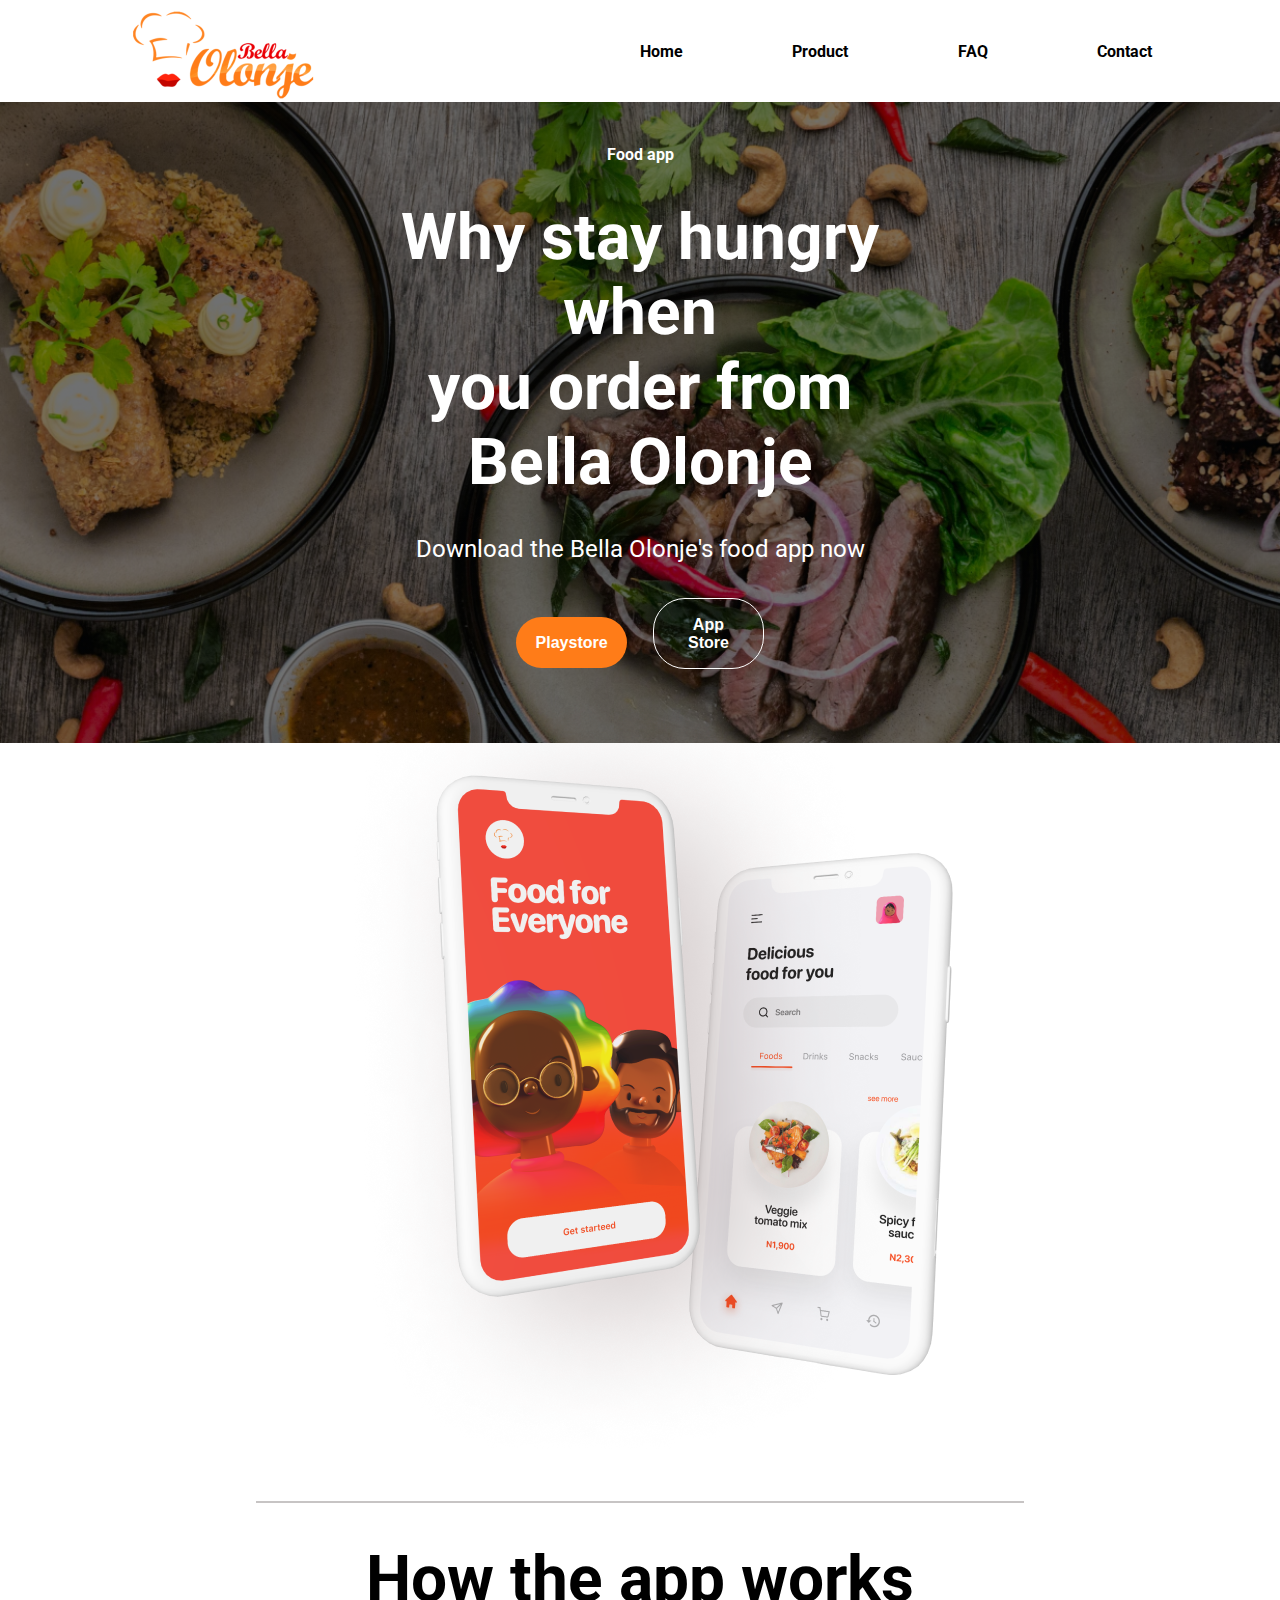
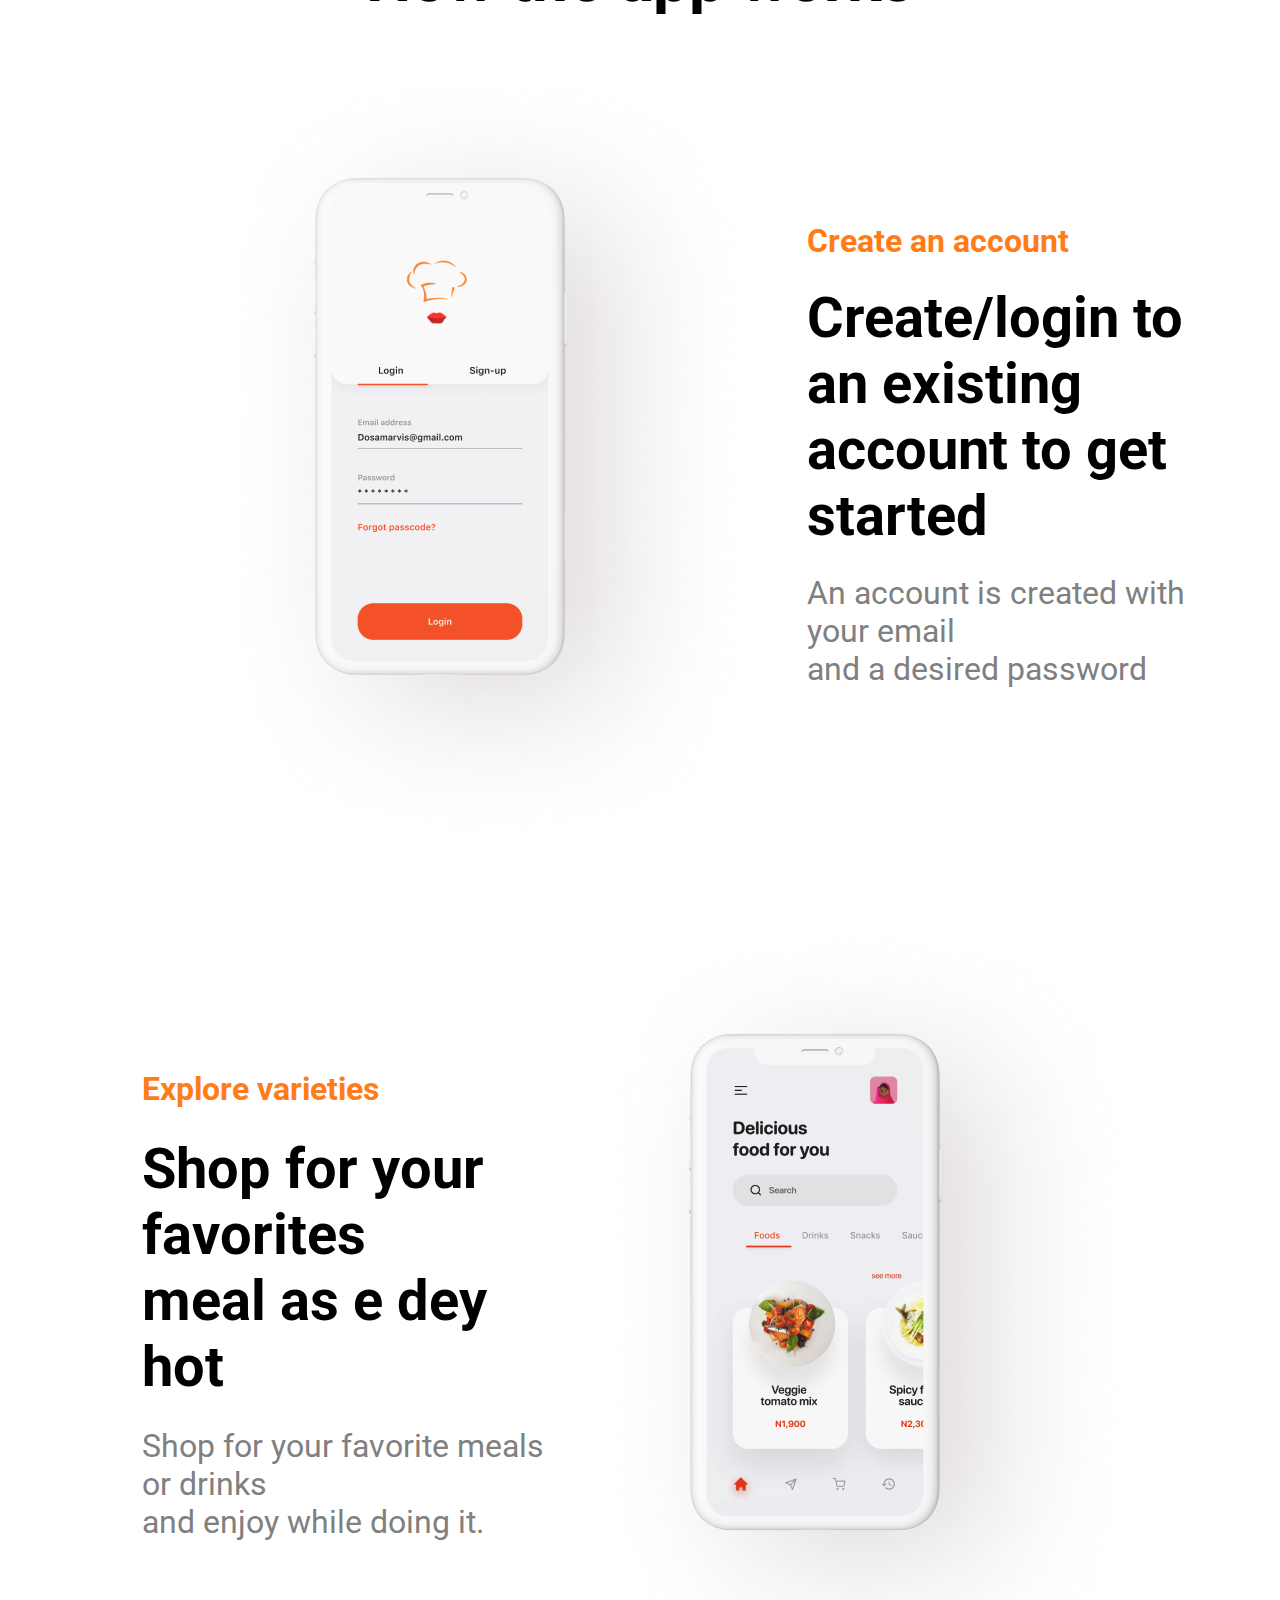
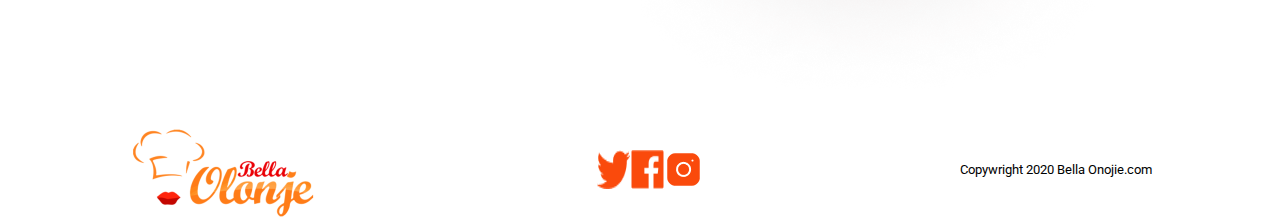
<file: index.html>
<!DOCTYPE html>
<html>
<head>
    <meta charset="UTF-8">
    <title>Intégration Desktop et mobile</title>
    <link rel="stylesheet" href="style.css">
</head>
<body>
    <div class="container">
        <header>
            <img src="Logo.png" alt="LOGO">
            <nav>
                <a href="#home">Home</a>
                <a href="#product">Product</a>
                <a href="#FAQ">FAQ</a>
                <a href="#contact">Contact</a>
            </nav>
        </header>
        <div class="first">
            <div class="container">
                <h6>Food app</h6>
                <h1>Why stay hungry when <br> you order from Bella Olonje</h1>
                <p>Download the Bella Olonje's food app now</>
                <div class="buttons">
                    <button class="playstore">Playstore</button>
                    <button class="appstore">App Store</button>
                </div>
            </div>
        </div>
        <div class="second">
            <img src="deux_tels.png" alt="Deux telephones">
        </div>
        <div class="third">
            <hr>
            <h1>How the app works</h1>
            <div class="div1">
                <img src="login.png" alt="login">
                <div class="div2">
                    <p class="p1">Create an account</p>
                    <h2>Create/login to an existing <br>account to get started</h2>
                    <p>An account is created with your email <br> and a desired password</p>
                </div>
            </div>
        </div>
        <div class="fourth">
            <div class="div1">
                <div class="div2">
                    <p class="p1">Explore varieties</p>
                    <h2>Shop for your favorites <br> meal as e dey hot</h2>
                    <p>Shop for your favorite meals or drinks <br> and enjoy while doing it.</p>
                </div>
                <img src="search_foods.png" alt="">
            </div>
        </div>
        <footer>
            <img src="Logo.png" alt="LOGO">
            <div class="icons">
                <img src="twitter.png" alt="twitter">
                <img src="facebook.png" alt="facebook">
                <img src="instagram.png" alt="instagram">
            </div>
            <small>Copywright 2020 Bella Onojie.com</small>
        </footer>
    </div>
</body>
</html>




<!-- <!DOCTYPE html>
<html>
<head>
    <meta charset="UTF-8">
    <title>Intégration Desktop et mobile</title>
    <link rel="stylesheet" href="desktop.css">
</head>
<body>
    <header>
        <img src="Logo.png" alt="LOGO">
        <nav>
            <a href="home" >Home</a>
            <a href="#product">Product</a>
            <a href="#FAQ">FAQ</a>
            <a href="#contact">Contact</a>
        </nav>
    </header>
    <section class="first">
        <p>Food app</p>
        <h1>Why stay hungry when <br> you order from Bella Olonje</h1>
        <p class="text">Download the Bella Olonje's food app now</>
        <div class="buttons">
            <button class="playstore">Playstore</button>
            <button class="appstore">App Store</button>
        </div>
    </section>
    <section class="second">
        <img src="deux_tels.png" alt="Deux telephones">
        <hr>
    </section>
    <section class="third">
        <h2>How the app works</h2>
        <section class="div1">
            <img src="login.png" alt="login">
            <section class="div2">
                <p class="p1">Create an account</p>
                <h2>Create/login to an existing <br>account to get started</h2>
                <p>An account is created with your email <br> and a desired password</p>
            </section>
        </section>
    </section>
    <section class="fourth">
        <div class="div1">
            <p class="p1">Explore varieties</p>
            <h2>Shop for your favorites <br> meal as e dey hot</h2>
            <p>Shop for your favorite meals or drinks <br> and enjoy while doing it.</p>
        </div>
        <img src="search_foods.png" alt="">
    </section>
    <footer>
        <img src="Logo.png" alt="LOGO">
        <div class="icons">
            <img src="twitter.png" alt="twitter">
            <img src="facebook.png" alt="facebook">
            <img src="instagram.png" alt="instagram">
        </div>
        <small>Copywright 2020 Bella Onojie.com</small>
    </footer>
</body>
</html> -->
</file>
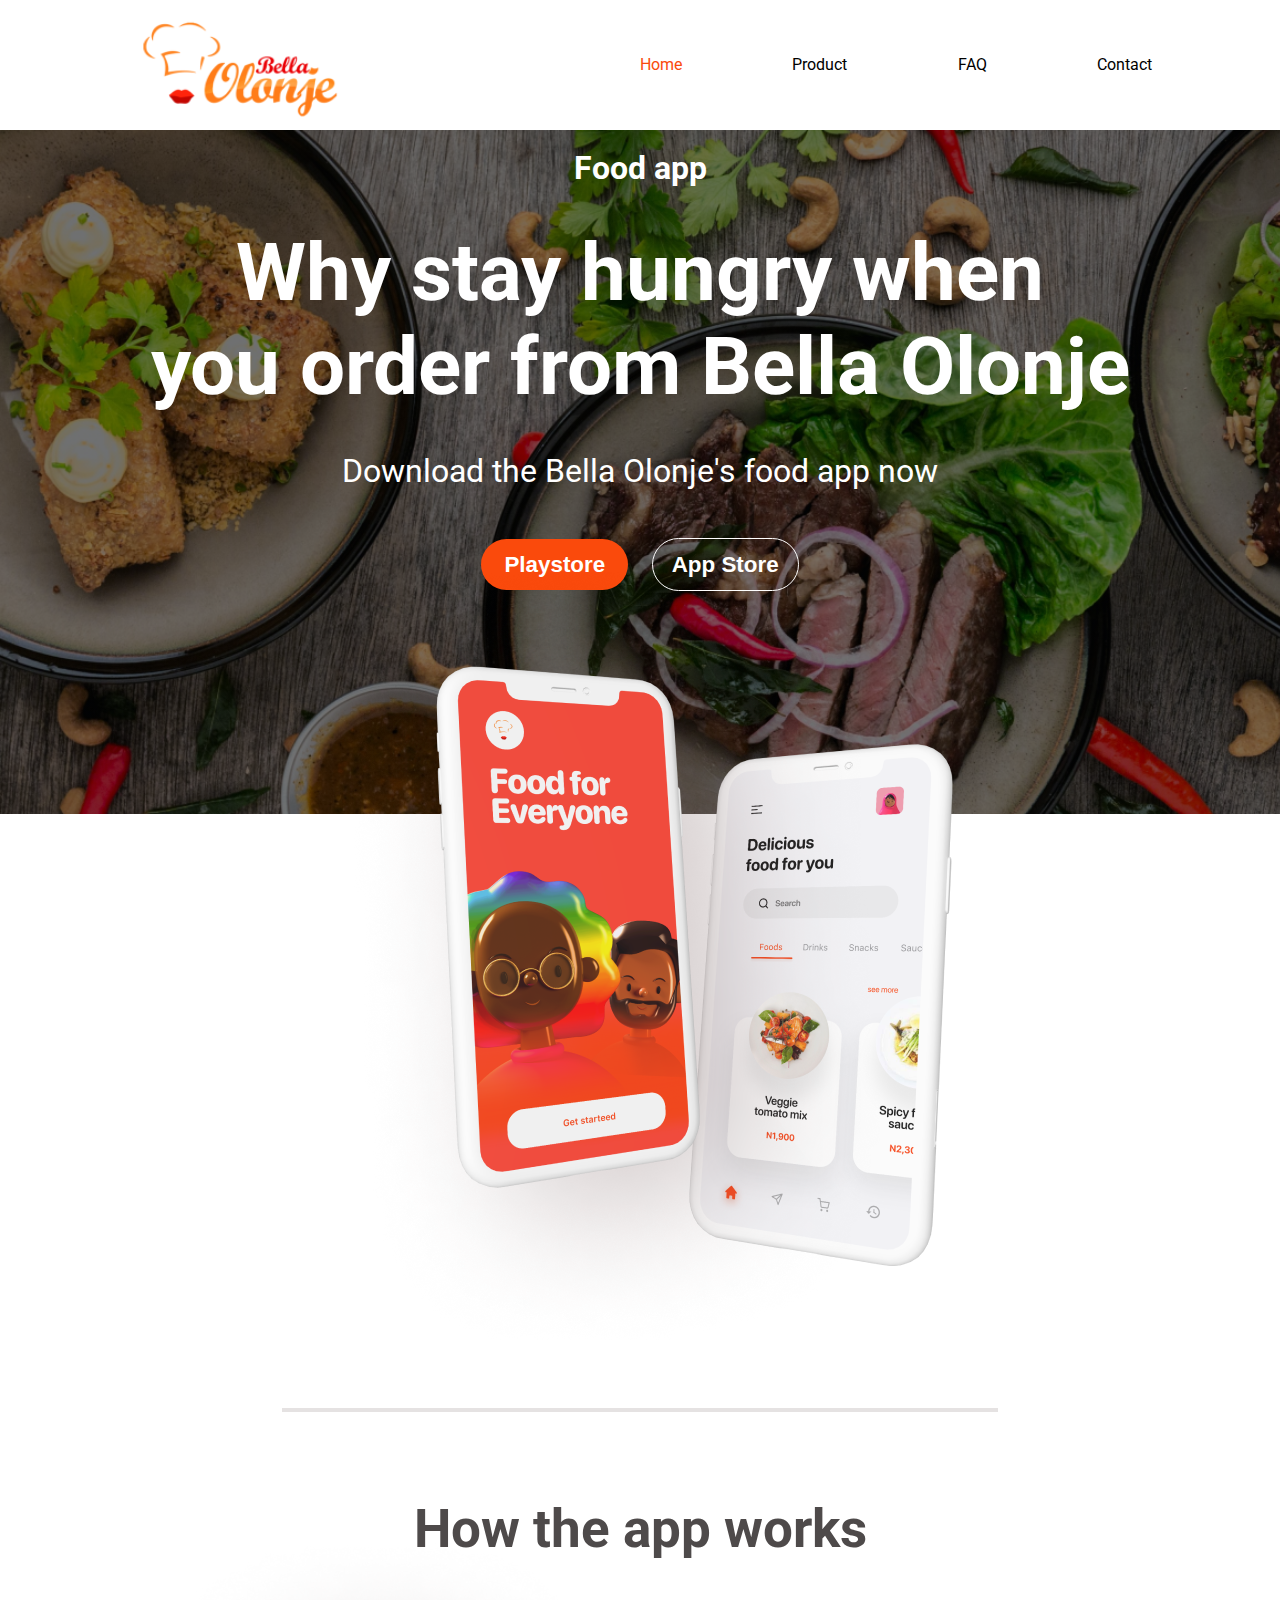
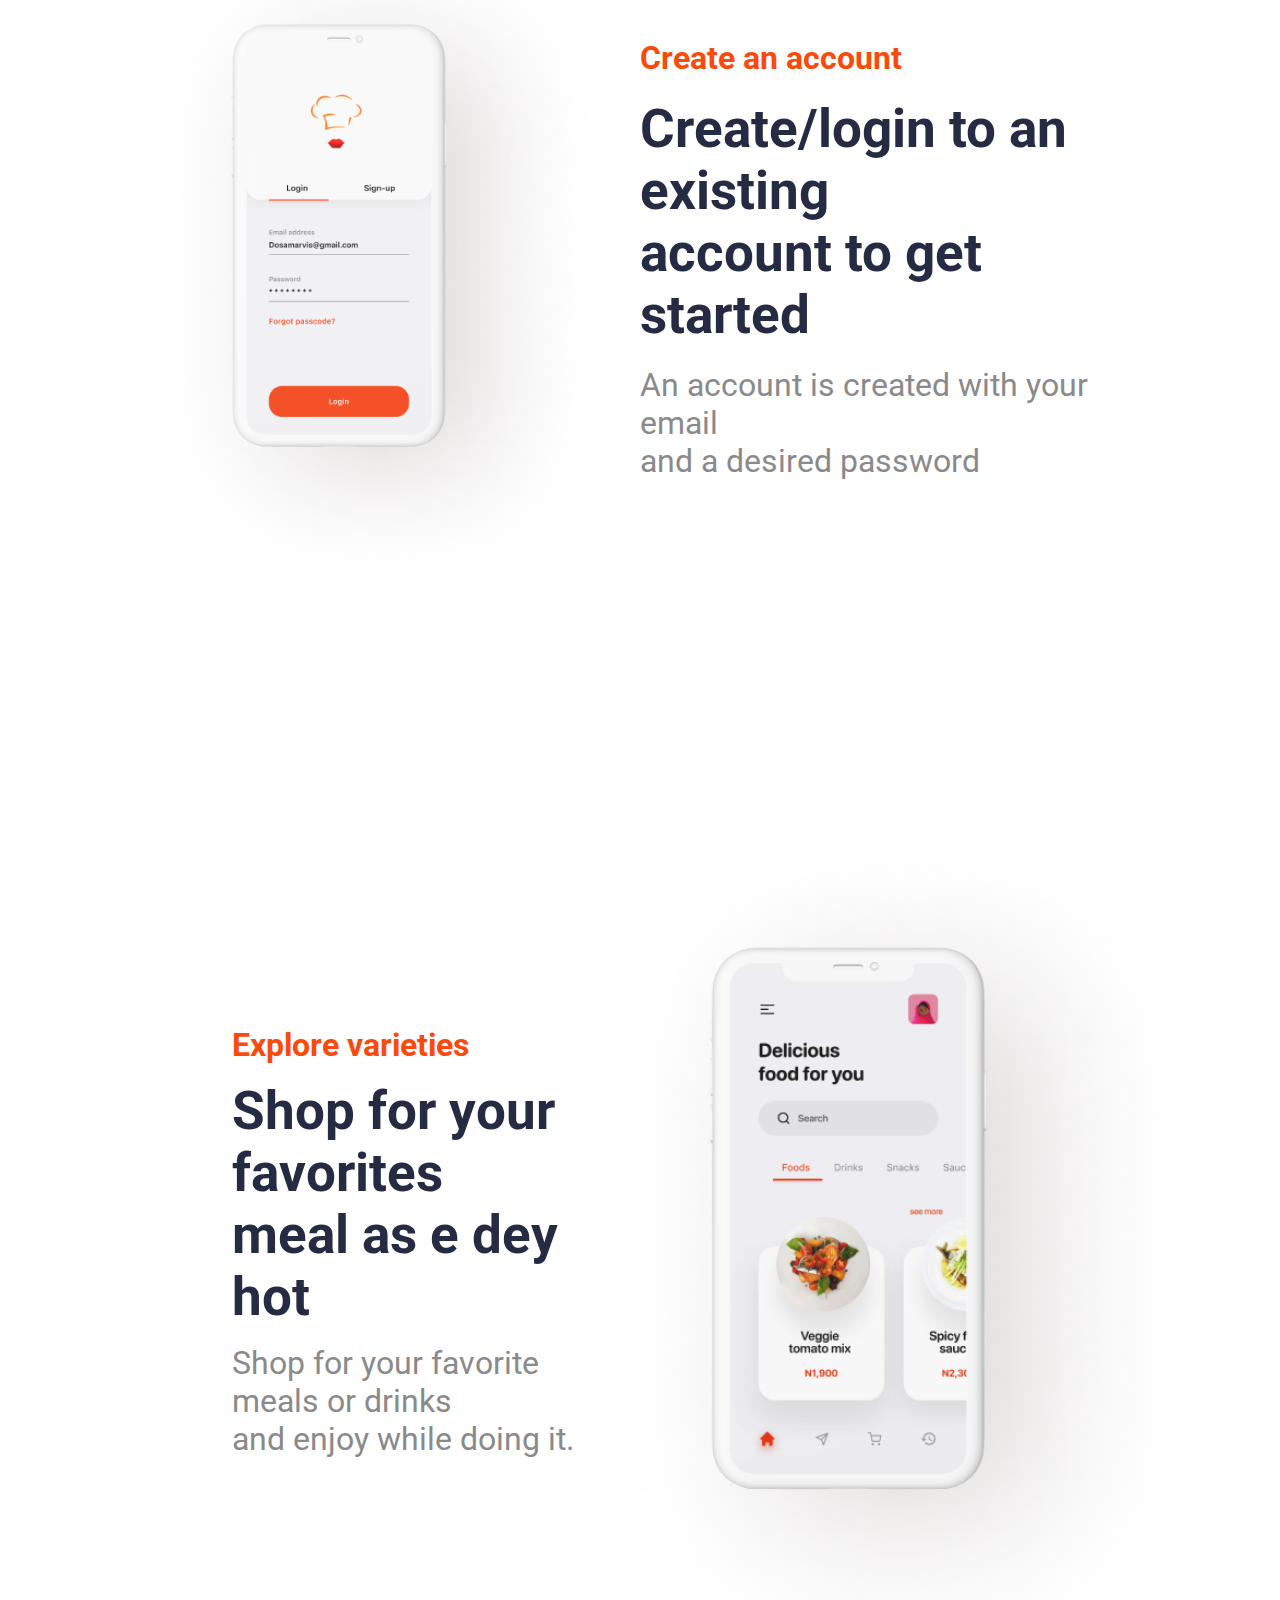
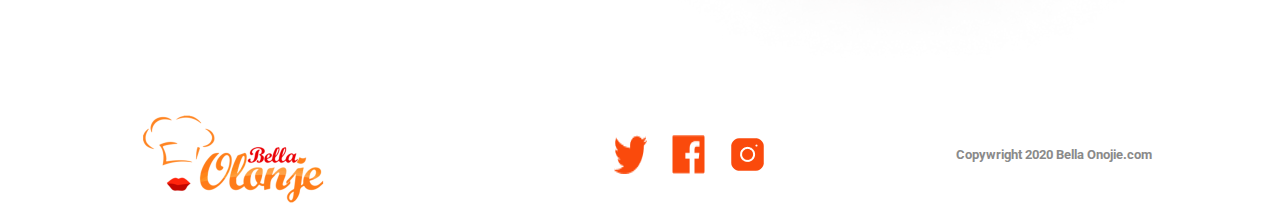
<file: desktop.html>
<!DOCTYPE html>
<html>
<head>
    <meta charset="UTF-8">
    <title>Intégration Desktop et mobile</title>
    <link rel="stylesheet" href="desktop.css">
    <!-- <link href="https://fonts.googleapis.com/css2?family=Montserrat:wght@600&amp;family=Poppins:wght@700&amp;display=swap" rel="stylesheet"> -->
</head>
<body>
    <header>
        <img src="Logo.png" alt="LOGO">
        <nav>
            <a href="home" >Home</a>
            <a href="#product">Product</a>
            <a href="#FAQ">FAQ</a>
            <a href="#contact">Contact</a>
        </nav>
    </header>
    <section class="first">
        <p>Food app</p>
        <h1>Why stay hungry when <br> you order from Bella Olonje</h1>
        <p class="text">Download the Bella Olonje's food app now</>
        <div class="buttons">
            <button class="playstore">Playstore</button>
            <button class="appstore">App Store</button>
        </div>
    </section>
    <section class="second">
        <img src="deux_tels.png" alt="Deux telephones">
    </section>
    <section class="third">
        <hr>
        <h2>How the app works</h2>
        <section class="div1">
            <img src="login.png" alt="login">
            <section class="div2">
                <p class="p1">Create an account</p>
                <h2>Create/login to an existing <br>account to get started</h2>
                <p>An account is created with your email <br> and a desired password</p>
            </section>
        </section>
    </section>
    <section class="fourth">
        <div class="div1">
            <p class="p1">Explore varieties</p>
            <h2>Shop for your favorites <br> meal as e dey hot</h2>
            <p>Shop for your favorite meals or drinks <br> and enjoy while doing it.</p>
        </div>
        <img src="search_foods.png" alt="">
    </section>
    <footer>
        <img src="Logo.png" alt="LOGO">
        <div class="icons">
            <img src="twitter.png" alt="twitter">
            <img src="facebook.png" alt="facebook">
            <img src="instagram.png" alt="instagram">
        </div>
        <small>Copywright 2020 Bella Onojie.com</small>
    </footer>
</body>
</html>
</file>
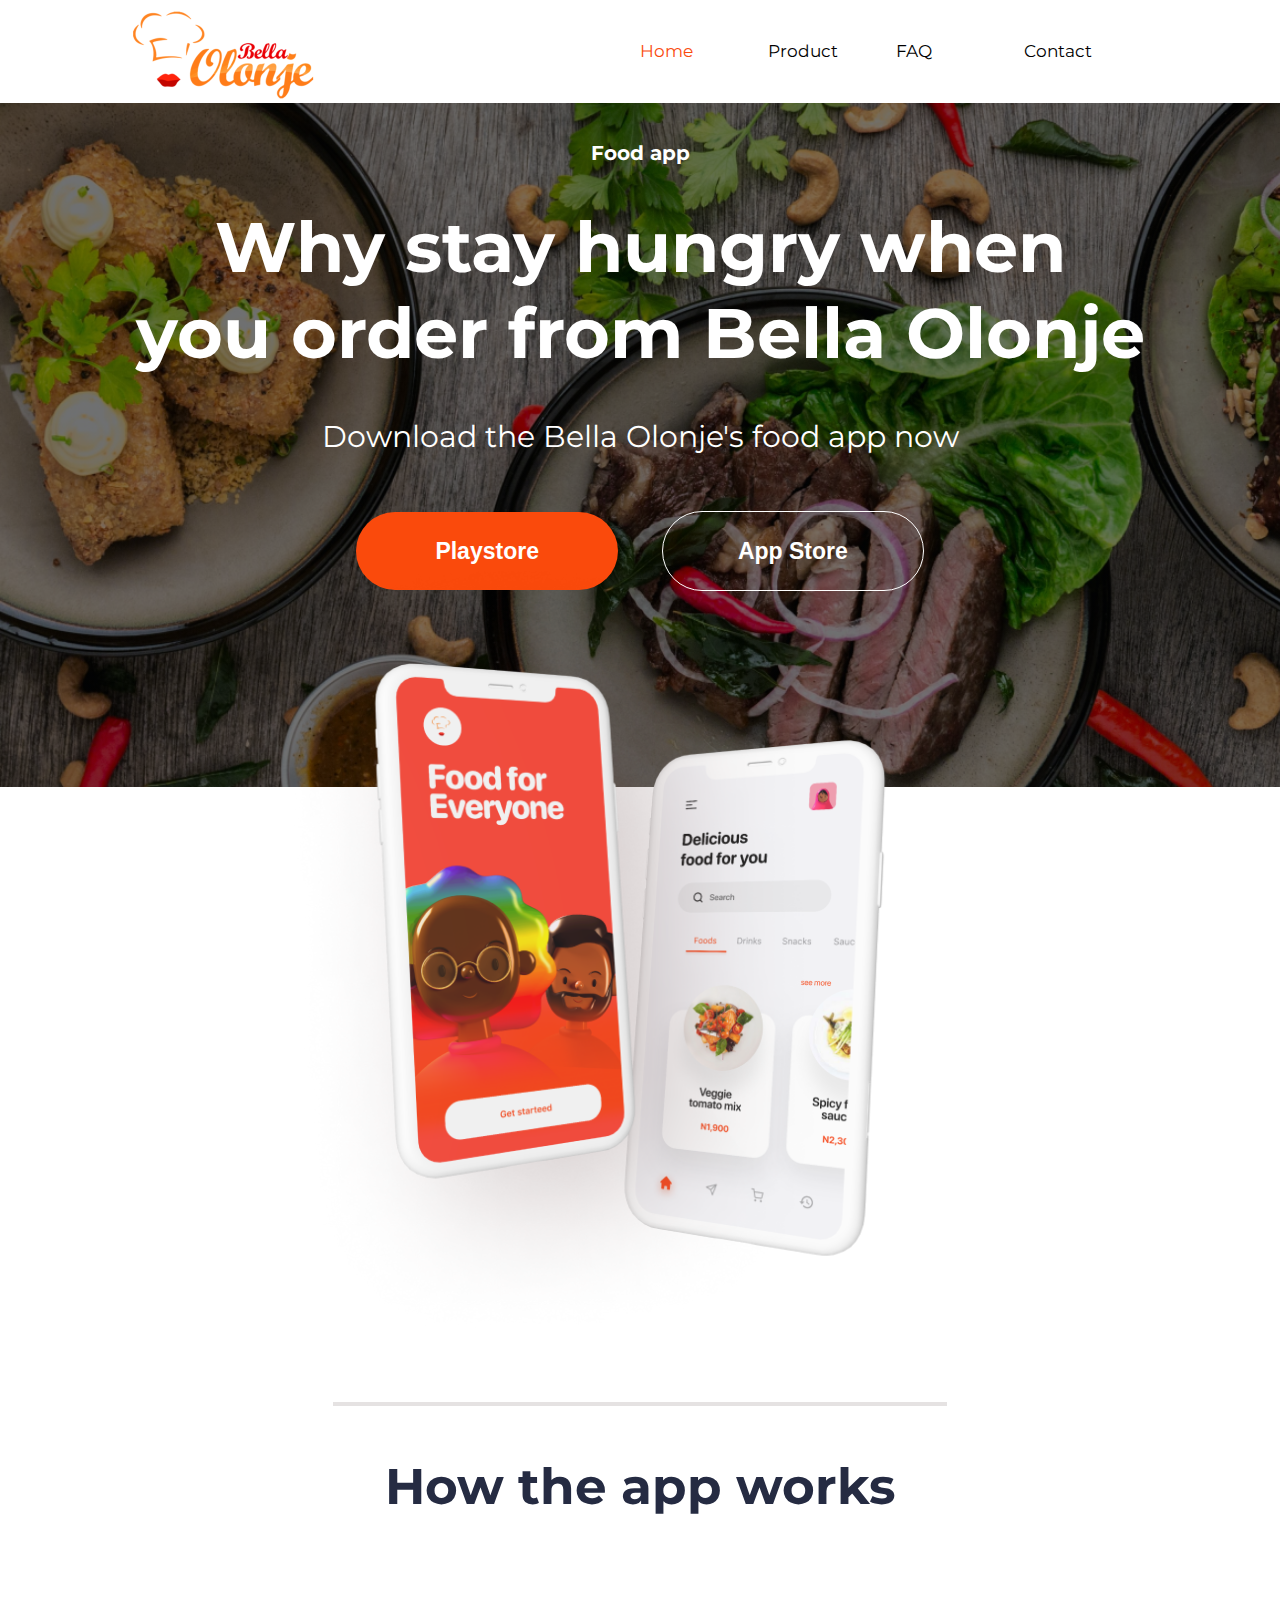
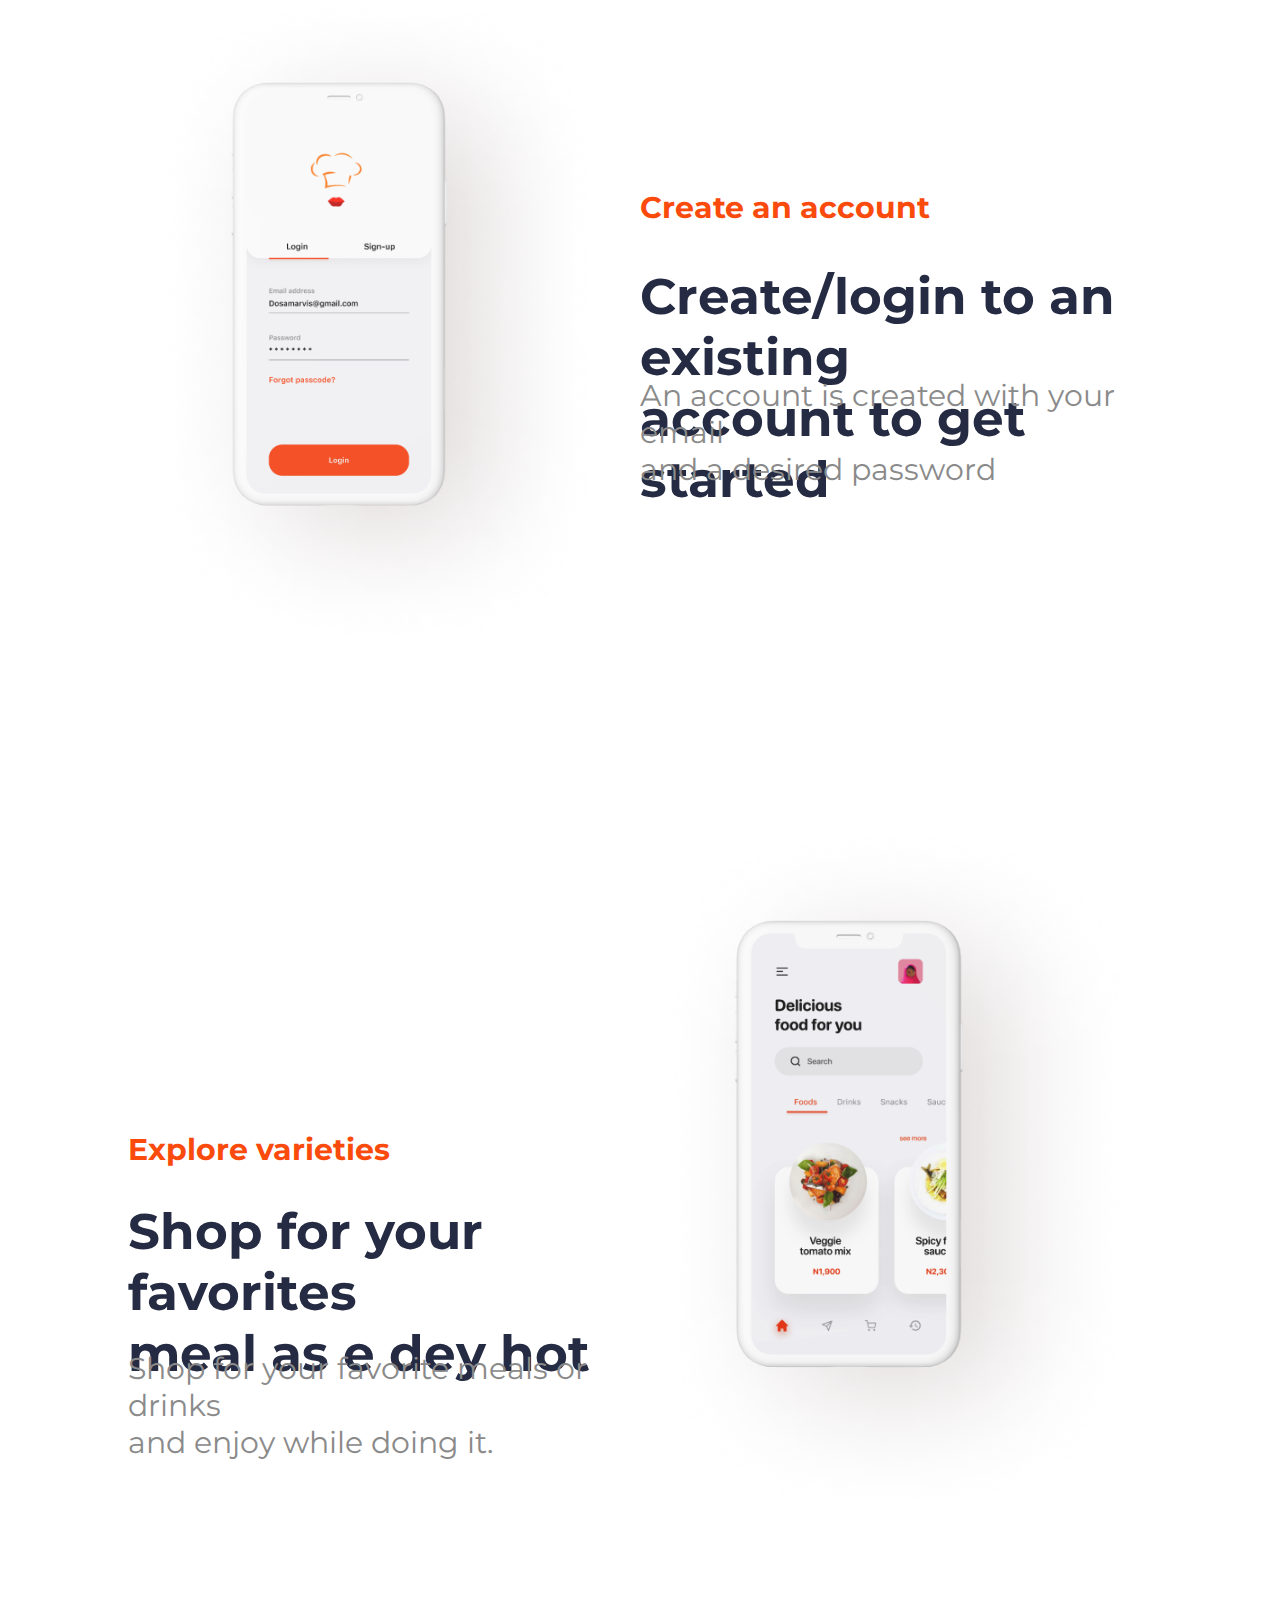
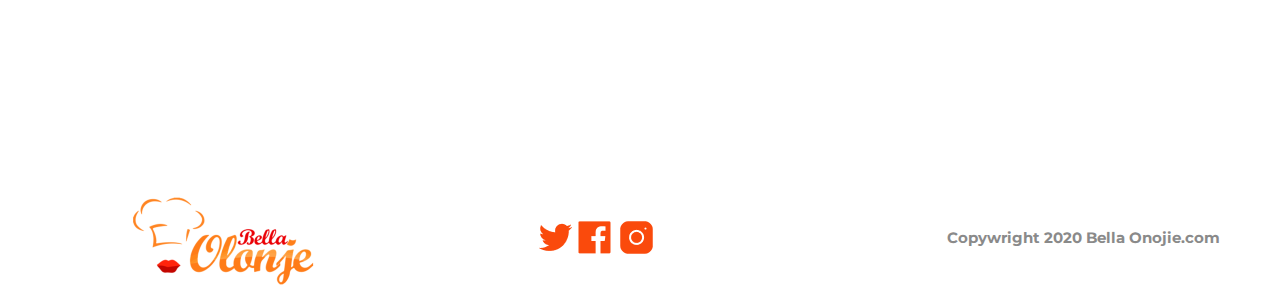
<file: grid/desktop.html>
<!DOCTYPE html>
<html>
<head>
    <meta charset="UTF-8">
    <title>Intégration Desktop et mobile</title>
    <link rel="stylesheet" href="desktop.css">
    <link rel="stylesheet" href="https://cdnjs.cloudflare.com/ajax/libs/font-awesome/5.15.1/css/all.min.css" integrity="sha512-+4zCK9k+qNFUR5X+cKL9EIR+ZOhtIloNl9GIKS57V1MyNsYpYcUrUeQc9vNfzsWfV28IaLL3i96P9sdNyeRssA==" crossorigin="anonymous"/>
    <link href="https://fonts.googleapis.com/css2?family=Montserrat:wght@600;800&amp;family=Poppins:wght@700&amp;display=swap" rel="stylesheet">
</head>
<body>
    <header>
        <img src="img/Logo.png" alt="LOGO">
        <input type="checkbox" id="burger" class="my_burger">
        <nav class="first_nav">
            <a href="#home" >Home</a>
            <a href="#product">Product</a>
            <a href="#FAQ">FAQ</a>
            <a href="#contact">Contact</a>
        </nav>
        <label for="burger"><i class="fas fa-bars fa-3x"></i> </label> 
            
    </header>
    <section class="first">
        <h4>Food app</h4>
        <h1>Why stay hungry when <br> you order from Bella Olonje</h1>
        <p class="text">Download the Bella Olonje's food app now</>
        <div class="buttons">
            <button class="playstore">Playstore</button>
            <button class="appstore">App Store</button>
        </div>
    </section>
    <section class="second">
        <img src="img/deux_tels.png" alt="Deux telephones">
    </section>
    <section class="third">
        <hr>
        <h2>How the app works</h2>
        <section class="div1">
            <img src="img/login.png" alt="login">
            <section class="div2">
                <p class="p1">Create an account</p>
                <h2>Create/login to an existing <br>account to get started</h2>
                <p>An account is created with your email <br> and a desired password</p>
            </section>
        </section>
    </section>
    <section class="fourth">
        <div class="div1">
            <p class="p1">Explore varieties</p>
            <h2>Shop for your favorites <br> meal as e dey hot</h2>
            <p>Shop for your favorite meals or drinks <br> and enjoy while doing it.</p>
        </div>
        <img src="img/search_foods.png" alt="">
    </section>
    <footer>
        <img src="img/Logo.png" alt="LOGO">
        <div class="icons">
            <img src="img/twitter.png" alt="twitter">
            <img src="img/facebook.png" alt="facebook">
            <img src="img/instagram.png" alt="instagram">
        </div>
        <small class="small2">Just type what's on your mind and we'll</small>
        <small>Copywright 2020 Bella Onojie.com</small>
    </footer>
</body>
</html>
</file>
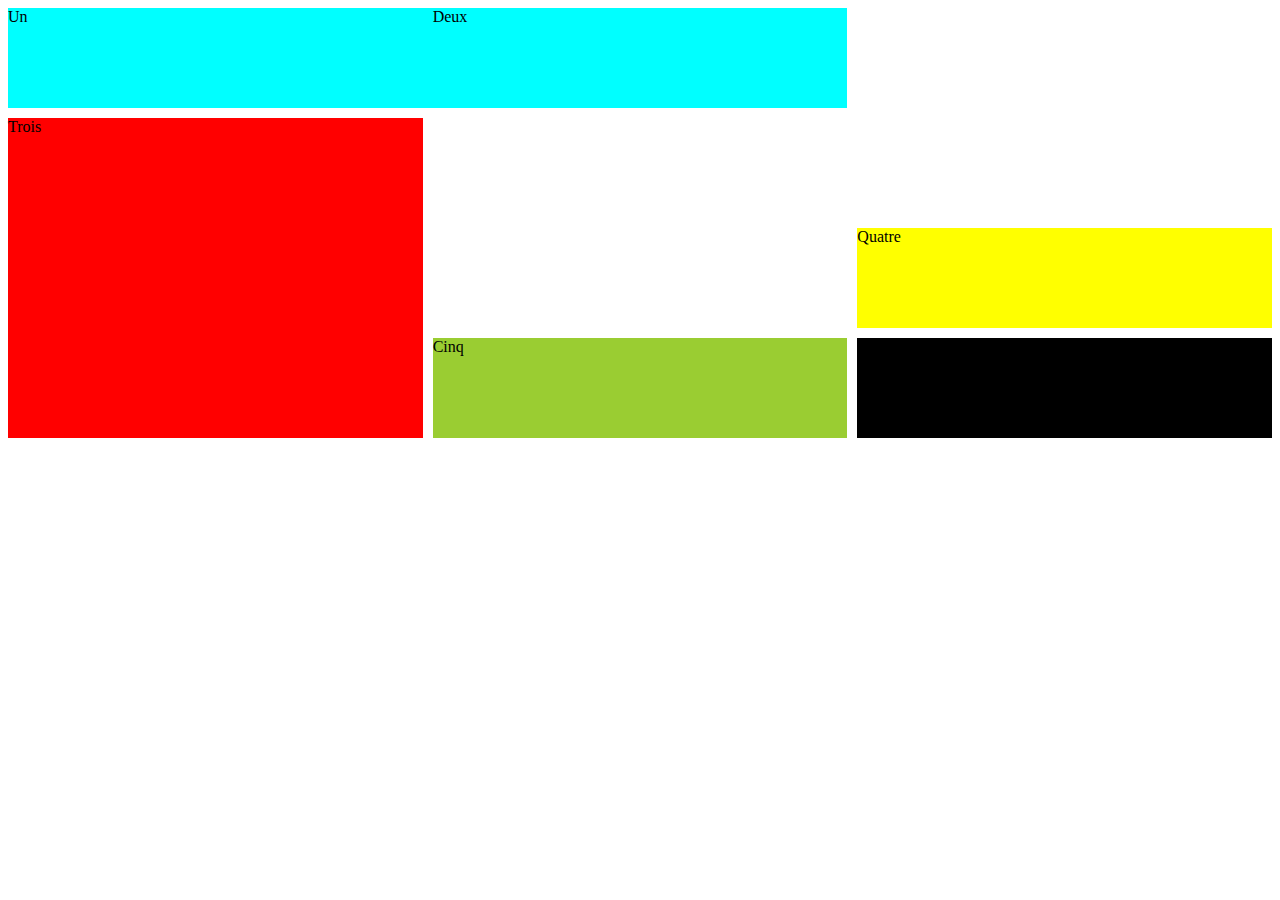
<file: grid/grid.html>
<!DOCTYPE html>
<html lang="en">
<head>
    <meta charset="UTF-8">
    <meta http-equiv="X-UA-Compatible" content="IE=edge">
    <meta name="viewport" content="width=device-width, initial-scale=1.0">
    <title>Document</title>
    <link rel="stylesheet" href="grid.css">
</head>
<body>
    <div class="wrapper">
        <div class="one" style="background-color: aqua;">Un</div>
        <div class="two" >Deux</div>
        <div class="three" style="background-color: red;">Trois</div>
        <div class="four" style="background-color: yellow;">Quatre</div>
        <div class="five" style="background-color: yellowgreen;">Cinq</div>
        <div class="six" style="background-color: black;">Six</div>
      </div>
</body>
</html>
</file>
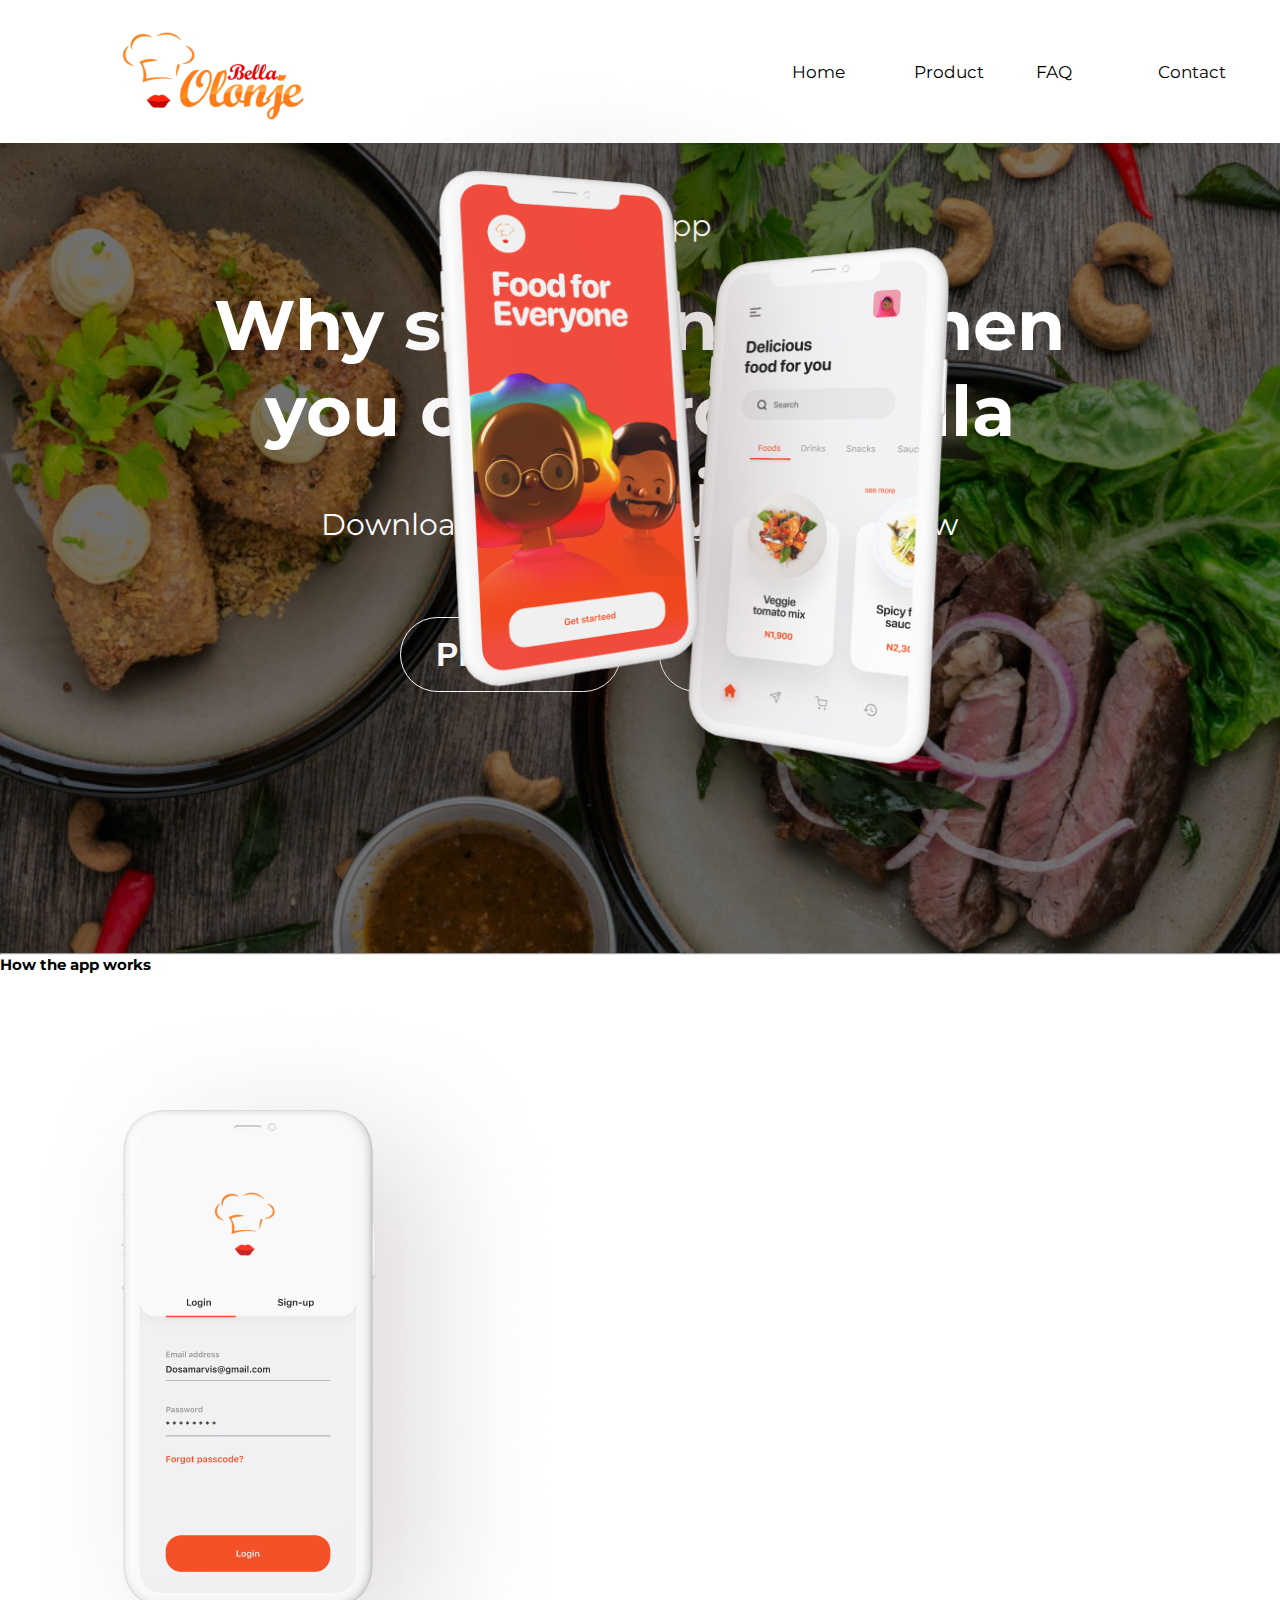
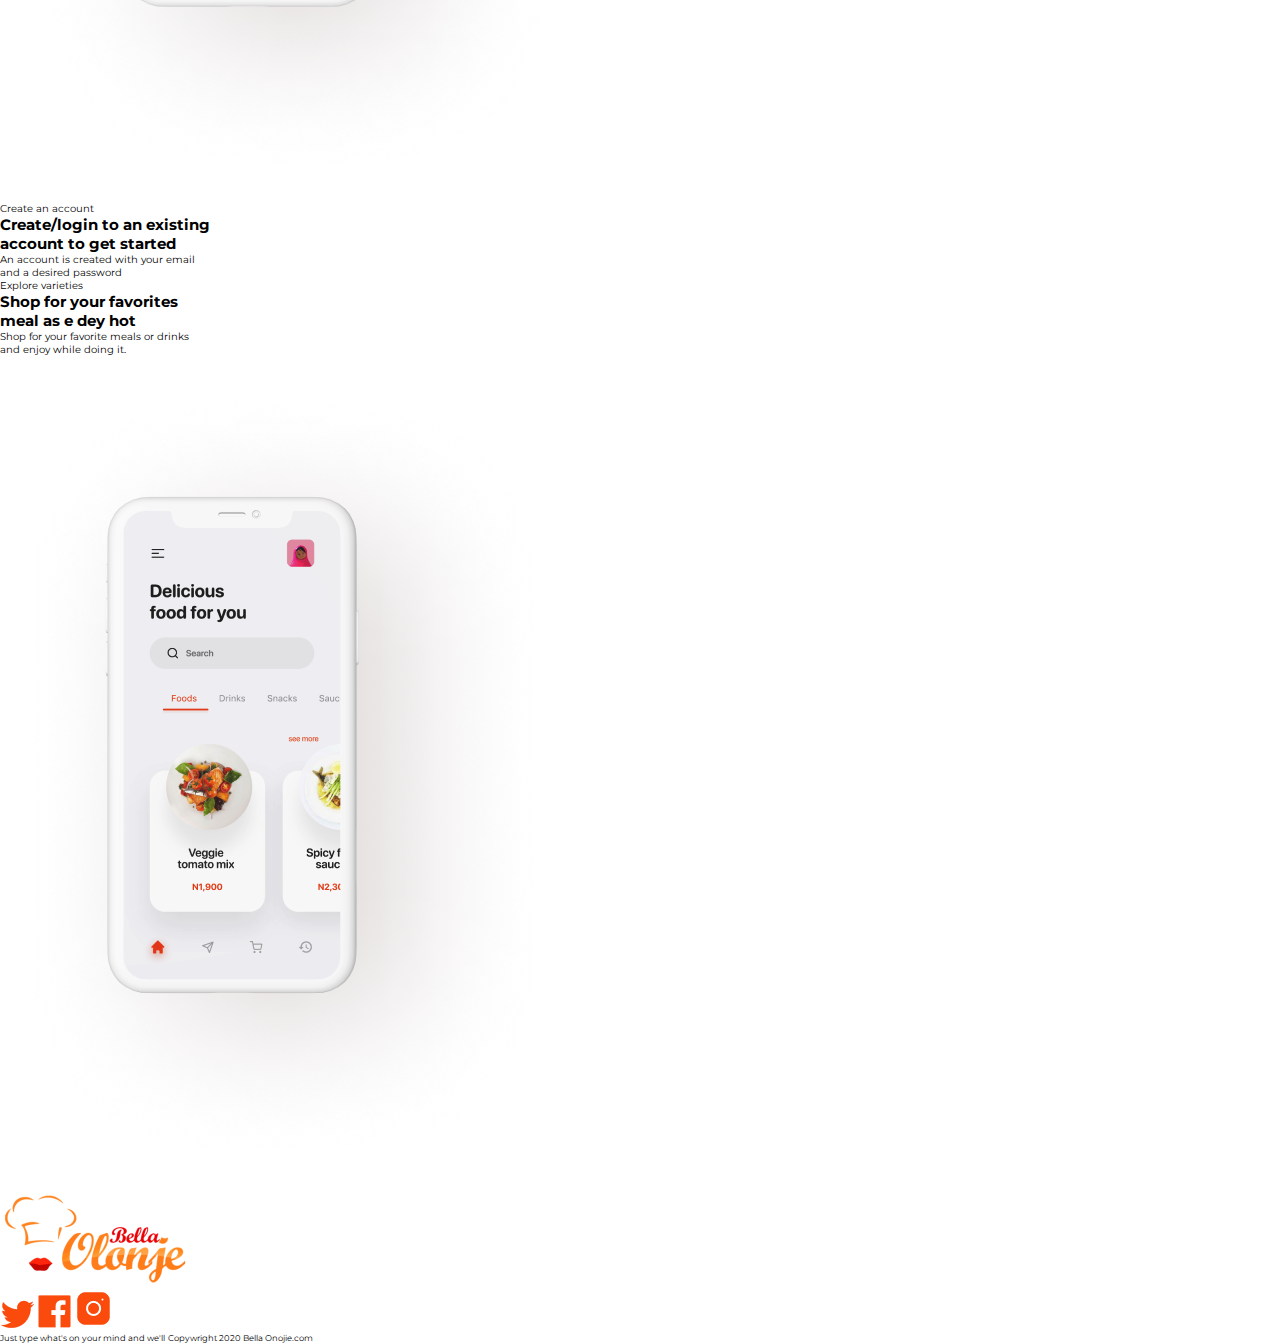
<file: grid/REPRISES/desktop.html>
<!DOCTYPE html>
<html>
<head>
    <meta charset="UTF-8">
    <title>Intégration Desktop et mobile</title>
    <link rel="stylesheet" href="desktop.css">
    <link rel="stylesheet" href="https://cdnjs.cloudflare.com/ajax/libs/font-awesome/5.15.1/css/all.min.css" integrity="sha512-+4zCK9k+qNFUR5X+cKL9EIR+ZOhtIloNl9GIKS57V1MyNsYpYcUrUeQc9vNfzsWfV28IaLL3i96P9sdNyeRssA==" crossorigin="anonymous"/>
    <link href="https://fonts.googleapis.com/css2?family=Montserrat:wght@600;800&amp;family=Poppins:wght@700&amp;display=swap" rel="stylesheet">
</head>
<body>
    <div class="content">
        <p></p>
        <p></p>
        <p></p>
        <p></p>
        <p></p>
        <p></p>
        <p></p>
        <p></p>
        <p></p>
        <p></p>
        <p></p>
        <p></p>
    </div>
    <header>
        <img src="img/Logo.png" alt="LOGO">
        <!-- <section class="my_burger">
            <input type="checkbox" id="burger" class="burger">
            <label for="burger"></label> 
            <i class="fas fa-bars fa-2x"></i>
        </section> -->
        <nav class="nav">
            <ul>
               <li><a href="home" >Home</a></li>
               <li><a href="#product">Product</a></li>
               <li><a href="#FAQ">FAQ</a></li>
               <li><a href="#contact">Contact</a></li>
            </ul>
        </nav>
    </header>

    <section class="first">
        <h4>Food app</h4>
        <h1>Why stay hungry when <br> you order from Bella Olonje</h1>
        <p class="text">Download the Bella Olonje's food app now</>
        <div class="buttons">
            <button class="playstore">Playstore</button>
            <button class="appstore">App store</button>
        </div>
    </section>
        <img src="img/deux_tels.png" alt="Deux telephones" class="deux_tels">

    <section class="second">
        <hr>
        <h2>How the app works</h2>
        <section class="div1">
            <img src="img/login.png" alt="login">
            <section class="div2">
                <p class="p1">Create an account</p>
                <h2>Create/login to an existing <br>account to get started</h2>
                <p>An account is created with your email <br> and a desired password</p>
            </section>
        </section>
    </section>

    <section class="third">
        <div class="div1">
            <p class="p1">Explore varieties</p>
            <h2>Shop for your favorites <br> meal as e dey hot</h2>
            <p>Shop for your favorite meals or drinks <br> and enjoy while doing it.</p>
        </div>
        <img src="img/search_foods.png" alt="">
    </section>

    <footer>
        <img src="img/Logo.png" alt="LOGO">
        <div class="icons">
            <img src="img/twitter.png" alt="twitter">
            <img src="img/facebook.png" alt="facebook">
            <img src="img/instagram.png" alt="instagram">
        </div>
        <small class="small2">Just type what's on your mind and we'll</small>
        <small>Copywright 2020 Bella Onojie.com</small>
    </footer>

</body>
</html>
</file>
<file: style.css>
@import url("https://fonts.googleapis.com/css2?family=Roboto:wght@300&display=swap");
* {
  padding: 0;
  margin: 0;
  -webkit-box-sizing: border-box;
          box-sizing: border-box;
}

body {
  font-family: Roboto, RobotoDraft, Helvetica, Arial, sans-serif;
  color: white;
}

h1 {
  font-size: 4rem;
}

h4 {
  font-size: 3rem;
}

h5 {
  font-size: 1.5rem;
}

h6 {
  font-size: 1rem;
  font-weight: bold;
}

p {
  font-size: 1.5rem;
}

.container {
  height: 380vh;
  display: -webkit-box;
  display: -ms-flexbox;
  display: flex;
  -webkit-box-orient: vertical;
  -webkit-box-direction: normal;
      -ms-flex-direction: column;
          flex-direction: column;
}

header {
  -webkit-box-flex: 1;
      -ms-flex: 1;
          flex: 1;
  width: 80%;
  margin: auto;
  display: -webkit-box;
  display: -ms-flexbox;
  display: flex;
  -webkit-box-pack: justify;
      -ms-flex-pack: justify;
          justify-content: space-between;
}

header nav {
  width: 50%;
  display: -webkit-box;
  display: -ms-flexbox;
  display: flex;
  -webkit-box-align: center;
      -ms-flex-align: center;
          align-items: center;
  -webkit-box-pack: justify;
      -ms-flex-pack: justify;
          justify-content: space-between;
}

header nav a {
  text-decoration: none;
  font-size: 1rem;
  color: black;
  font-weight: bold;
}

.first {
  -webkit-box-flex: 9;
      -ms-flex: 9;
          flex: 9;
  background-image: -webkit-gradient(linear, left top, left bottom, from(rgba(0, 0, 0, 0.5)), to(rgba(0, 0, 0, 0.5))), url(food.png);
  background-image: linear-gradient(rgba(0, 0, 0, 0.5), rgba(0, 0, 0, 0.5)), url(food.png);
  background-size: cover;
  display: -webkit-box;
  display: -ms-flexbox;
  display: flex;
  -webkit-box-orient: vertical;
  -webkit-box-direction: normal;
      -ms-flex-direction: column;
          flex-direction: column;
  -webkit-box-align: center;
      -ms-flex-align: center;
          align-items: center;
}

.first .container {
  height: 70%;
  width: 50%;
  text-align: center;
  padding: 2%;
}

.first .container * {
  padding: 3%;
}

.first button {
  background-color: transparent;
  padding: 1rem 2rem;
  border-radius: 2rem;
  color: white;
  font-weight: bold;
  font-size: 1rem;
  margin: 0 2%;
  width: 20%;
}

.first .playstore {
  background-color: #ff7c18;
  border: none;
}

.first .appstore {
  border: 1px solid white;
}

.second {
  -webkit-box-flex: 9;
      -ms-flex: 9;
          flex: 9;
  display: -webkit-box;
  display: -ms-flexbox;
  display: flex;
  -webkit-box-pack: center;
      -ms-flex-pack: center;
          justify-content: center;
}

.second img {
  margin-top: -10%;
}

.third {
  -webkit-box-flex: 9;
      -ms-flex: 9;
          flex: 9;
  color: black;
  display: -webkit-box;
  display: -ms-flexbox;
  display: flex;
  -webkit-box-orient: vertical;
  -webkit-box-direction: normal;
      -ms-flex-direction: column;
          flex-direction: column;
  -webkit-box-align: center;
      -ms-flex-align: center;
          align-items: center;
}

.third h2 {
  font-size: 3.5rem;
}

.third p {
  font-size: 2rem;
}

.third hr {
  width: 60%;
  margin-bottom: 3%;
  padding: 0.1%;
  background-color: rgba(143, 138, 138, 0.5);
  border: none;
}

.third .div1 {
  margin-top: 2%;
  display: -webkit-box;
  display: -ms-flexbox;
  display: flex;
  width: 80%;
  margin-left: 10%;
}

.third img {
  -webkit-box-flex: 1;
      -ms-flex: 1;
          flex: 1;
}

.third .div2 {
  -webkit-box-flex: 1;
      -ms-flex: 1;
          flex: 1;
  display: -webkit-box;
  display: -ms-flexbox;
  display: flex;
  -webkit-box-orient: vertical;
  -webkit-box-direction: normal;
      -ms-flex-direction: column;
          flex-direction: column;
  -webkit-box-pack: center;
      -ms-flex-pack: center;
          justify-content: center;
}

.third .div2 * {
  margin: 3%;
}

.third p {
  color: gray;
}

.third .p1 {
  font-weight: bold;
  color: #ff7c18;
}

.fourth {
  -webkit-box-flex: 9;
      -ms-flex: 9;
          flex: 9;
  color: black;
}

.fourth .div1 {
  margin-top: 2%;
  display: -webkit-box;
  display: -ms-flexbox;
  display: flex;
  width: 80%;
  margin-left: 10%;
}

.fourth img {
  -webkit-box-flex: 1;
      -ms-flex: 1;
          flex: 1;
}

.fourth .div2 {
  -webkit-box-flex: 1;
      -ms-flex: 1;
          flex: 1;
  display: -webkit-box;
  display: -ms-flexbox;
  display: flex;
  -webkit-box-orient: vertical;
  -webkit-box-direction: normal;
      -ms-flex-direction: column;
          flex-direction: column;
  -webkit-box-pack: center;
      -ms-flex-pack: center;
          justify-content: center;
}

.fourth .div2 * {
  margin: 3%;
}

.fourth p {
  color: gray;
}

.fourth .p1 {
  font-weight: bold;
  color: #ff7c18;
}

.fourth h2 {
  font-size: 3.5rem;
}

.fourth p {
  font-size: 2rem;
}

footer {
  -webkit-box-flex: 1;
      -ms-flex: 1;
          flex: 1;
  width: 80%;
  margin: auto;
  display: -webkit-box;
  display: -ms-flexbox;
  display: flex;
  -webkit-box-pack: justify;
      -ms-flex-pack: justify;
          justify-content: space-between;
  -webkit-box-align: center;
      -ms-flex-align: center;
          align-items: center;
  color: black;
}

footer .icons {
  display: -webkit-box;
  display: -ms-flexbox;
  display: flex;
  -ms-flex-pack: distribute;
      justify-content: space-around;
  width: 10%;
}
/*# sourceMappingURL=style.css.map */
</file>
<file: desktop.css>
@import url("https://fonts.googleapis.com/css2?family=Roboto:wght@400;900&display=swap");
* {
  padding: 0;
  margin: 0;
  -webkit-box-sizing: border-box;
          box-sizing: border-box;
}

body {
  font-family: Roboto, RobotoDraft, Helvetica, Arial, sans-serif;
  color: white;
  height: 380vh;
}

button {
  background-color: transparent;
  padding: 2%;
  border-radius: 2em;
  color: white;
  font-weight: bold;
  font-size: 1.4em;
  margin: 0 2%;
  width: 23%;
}

button.playstore {
  background-color: #fa4a0c;
  border: none;
}

button.appstore {
  border: 1px solid white;
}

p {
  font-weight: bold;
}

h1 {
  font-size: 5em;
}

header {
  height: 3.8%;
  width: 80%;
  margin: auto;
  display: -webkit-box;
  display: -ms-flexbox;
  display: flex;
  -webkit-box-pack: justify;
      -ms-flex-pack: justify;
          justify-content: space-between;
}

header nav {
  width: 50%;
  display: -webkit-box;
  display: -ms-flexbox;
  display: flex;
  -webkit-box-pack: justify;
      -ms-flex-pack: justify;
          justify-content: space-between;
  -webkit-box-align: center;
      -ms-flex-align: center;
          align-items: center;
}

header a {
  text-decoration: none;
  color: black;
}

header a[href="home"] {
  color: #fa4a0c;
}

header img {
  padding: 1%;
}

footer {
  height: 3.8%;
  width: 80%;
  margin: auto;
  display: -webkit-box;
  display: -ms-flexbox;
  display: flex;
  -webkit-box-pack: justify;
      -ms-flex-pack: justify;
          justify-content: space-between;
  -webkit-box-align: center;
      -ms-flex-align: center;
          align-items: center;
}

footer img {
  padding: 1%;
}

footer .icons {
  display: -webkit-box;
  display: -ms-flexbox;
  display: flex;
}

footer .icons img {
  margin: 0 10%;
}

footer small {
  color: #8a8a8a;
  font-weight: bold;
}

.first {
  height: 20%;
  background-image: -webkit-gradient(linear, left top, left bottom, from(rgba(0, 0, 0, 0.5)), to(rgba(0, 0, 0, 0.5))), url("food.png");
  background-image: linear-gradient(rgba(0, 0, 0, 0.5), rgba(0, 0, 0, 0.5)), url("food.png");
  background-size: cover;
  display: -webkit-box;
  display: -ms-flexbox;
  display: flex;
  -webkit-box-orient: vertical;
  -webkit-box-direction: normal;
      -ms-flex-direction: column;
          flex-direction: column;
  -webkit-box-align: center;
      -ms-flex-align: center;
          align-items: center;
  text-align: center;
}

.first p {
  font-size: 2em;
}

.first .text {
  font-weight: normal;
}

.first * {
  margin: 1.5%;
}

.first .buttons {
  width: 50%;
}

.second {
  height: 20%;
  display: -webkit-box;
  display: -ms-flexbox;
  display: flex;
  -webkit-box-orient: vertical;
  -webkit-box-direction: normal;
      -ms-flex-direction: column;
          flex-direction: column;
  -webkit-box-align: center;
      -ms-flex-align: center;
          align-items: center;
  width: 80%;
  margin: auto;
  position: relative;
}

.second img {
  top: -45%;
  position: absolute;
}

.third {
  height: 26.2%;
  width: 80%;
  margin: auto;
  text-align: center;
  position: relative;
}

.third h2 {
  color: #4e4a4a;
  font-size: 3.3em;
}

.third .div1 {
  display: -webkit-box;
  display: -ms-flexbox;
  display: flex;
  margin-top: -5%;
}

.third .div2 {
  display: -webkit-box;
  display: -ms-flexbox;
  display: flex;
  -webkit-box-orient: vertical;
  -webkit-box-direction: normal;
      -ms-flex-direction: column;
          flex-direction: column;
  -webkit-box-pack: center;
      -ms-flex-pack: center;
          justify-content: center;
  text-align: start;
}

.third .div2 * {
  margin: 2% 0;
}

.third .div2 h2 {
  color: #252b42;
}

.third img {
  width: 50%;
}

.third p {
  font-size: 2em;
  font-weight: normal;
  color: #8a8a8a;
}

.third .p1 {
  font-weight: bold;
  color: #fa4a0c;
  font-size: 2em;
}

.third hr {
  padding: 0.1em;
  position: absolute;
  background-color: rgba(204, 198, 198, 0.5);
  width: 70%;
  top: -10%;
  border: none;
  margin-left: 15%;
}

.fourth {
  height: 26.2%;
  width: 80%;
  margin-left: 15%;
  display: -webkit-box;
  display: -ms-flexbox;
  display: flex;
  -ms-flex-pack: distribute;
      justify-content: space-around;
}

.fourth h2 {
  color: black;
  font-size: 3.3em;
}

.fourth p {
  font-size: 2em;
  font-weight: normal;
  color: #8a8a8a;
}

.fourth .p1 {
  font-weight: bold;
  color: #fa4a0c;
  font-size: 2em;
}

.fourth .div1 {
  display: -webkit-box;
  display: -ms-flexbox;
  display: flex;
  -webkit-box-orient: vertical;
  -webkit-box-direction: normal;
      -ms-flex-direction: column;
          flex-direction: column;
  -webkit-box-pack: center;
      -ms-flex-pack: center;
          justify-content: center;
  -webkit-box-flex: 1;
      -ms-flex: 1;
          flex: 1;
  text-align: start;
}

.fourth .div1 * {
  margin: 2% 0 2% 10%;
}

.fourth .div1 h2 {
  color: #252b42;
}

.fourth img {
  height: 100vh;
}

@media (max-width: 1200px) {
  h1 {
    font-size: 3em;
  }
  button {
    width: 35%;
  }
  .second img {
    margin-top: -10%;
    width: 80%;
  }
  .first p {
    font-size: 1.5em;
  }
  .first * {
    margin: 2.5%;
  }
  .third h2, .fourth h2 {
    font-size: 2.5em;
  }
  footer {
    margin: 0;
    width: 100%;
  }
  footer img {
    padding: 1%;
  }
  footer .icons img {
    margin: 0 5%;
  }
}

@media (max-width: 750px) {
  nav {
    background-color: red;
  }
}
/*# sourceMappingURL=desktop.css.map */
</file>
<file: grid/desktop.css>
@import url("https://fonts.googleapis.com/css2?family=Roboto:wght@400;900&display=swap");
html {
  font-size: 62.5%;
}

* {
  padding: 0;
  margin: 0;
  -webkit-box-sizing: border-box;
          box-sizing: border-box;
}

body {
  font-family: Montserrat, sans-serif;
  height: 380vh;
}

header {
  height: 3%;
  width: 80%;
  margin: auto;
  display: -ms-grid;
  display: grid;
  -ms-grid-columns: 15% 50%;
      grid-template-columns: 15% 50%;
  grid-gap: 35%;
}

header nav {
  display: -ms-grid;
  display: grid;
  -ms-grid-columns: 1fr 1fr 1fr 1fr;
      grid-template-columns: 1fr 1fr 1fr 1fr;
  -webkit-box-align: center;
      -ms-flex-align: center;
          align-items: center;
}

header nav a {
  text-decoration: none;
  color: black;
  font-size: 1.7rem;
}

header nav [href="#home"] {
  color: #fa4a0c;
}

header .my_burger, header label {
  display: none;
}

.first {
  height: 20%;
  padding: 3%;
  background-image: -webkit-gradient(linear, left top, left bottom, from(rgba(0, 0, 0, 0.5)), to(rgba(0, 0, 0, 0.5))), url(img/food.png);
  background-image: linear-gradient(rgba(0, 0, 0, 0.5), rgba(0, 0, 0, 0.5)), url(img/food.png);
  background-size: cover;
  display: -ms-grid;
  display: grid;
  -ms-grid-rows: 10% 35% 15% 20%;
      grid-template-rows: 10% 35% 15% 20%;
  grid-gap: 0.2em;
  -webkit-box-pack: center;
      -ms-flex-pack: center;
          justify-content: center;
  text-align: center;
  color: white;
}

.first p {
  font-size: 3rem;
}

.first h4 {
  font-size: 2rem;
}

.first h1 {
  font-size: 7rem;
}

.first button {
  background-color: transparent;
  padding: 2.5%;
  border-radius: 2em;
  color: white;
  font-weight: bold;
  font-size: 2.3em;
  margin: 0 2%;
  width: 26%;
}

.first button.playstore {
  background-color: #fa4a0c;
  border: none;
}

.first button.appstore {
  border: 1px solid white;
}

.second {
  text-align: center;
  height: 18%;
}

.second img {
  margin-top: -22%;
  margin-left: -10%;
  width: 50%;
}

.third {
  height: 29%;
  width: 80%;
  margin: auto;
}

.third hr {
  padding: 0.2em;
  background-color: rgba(204, 198, 198, 0.5);
  width: 60%;
  border: none;
  margin-left: 20%;
}

.third h2 {
  padding: 1em 0;
  text-align: center;
  font-size: 5rem;
  color: #252b42;
}

.third .div1 {
  display: -ms-grid;
  display: grid;
  -ms-grid-columns: 1fr 1fr;
      grid-template-columns: 1fr 1fr;
}

.third .div1 p {
  color: #8a8a8a;
}

.third .div1 h2 {
  color: #252b42;
}

.third .div1 .p1 {
  color: #fa4a0c;
}

.third .div2 {
  display: -ms-grid;
  display: grid;
  -ms-grid-rows: 1% 20% 10%;
      grid-template-rows: 1% 20% 10%;
  grid-gap: 2em;
  -ms-flex-line-pack: center;
      align-content: center;
}

.third .div2 h2 {
  text-align: start;
}

.third .div2 p {
  font-size: 3rem;
}

.third .div2 .p1 {
  font-weight: bold;
}

.third img {
  width: 100%;
}

.fourth {
  height: 29%;
  width: 80%;
  margin: auto;
  display: -ms-grid;
  display: grid;
  -ms-grid-columns: 1fr 1fr;
      grid-template-columns: 1fr 1fr;
}

.fourth .div1 {
  display: -ms-grid;
  display: grid;
  -ms-grid-rows: 5% 13% 10%;
      grid-template-rows: 5% 13% 10%;
  grid-gap: 2em;
  -ms-flex-line-pack: center;
      align-content: center;
}

.fourth .div1 h2 {
  text-align: start;
  color: #252b42;
  font-size: 5rem;
}

.fourth .div1 p {
  font-size: 3rem;
  color: #8a8a8a;
}

.fourth .div1 .p1 {
  font-weight: bold;
  color: #fa4a0c;
}

.fourth img {
  width: 100%;
}

footer {
  height: 3%;
  width: 80%;
  margin: auto;
  display: -ms-grid;
  display: grid;
  -ms-grid-columns: 30% 30% 30%;
      grid-template-columns: 30% 30% 30%;
  grid-gap: 10%;
  -webkit-box-align: center;
      -ms-flex-align: center;
          align-items: center;
}

footer small {
  color: #8a8a8a;
  font-weight: bold;
  font-size: 1.5rem;
}

footer .icons {
  display: -ms-grid;
  display: grid;
  -webkit-box-align: center;
      -ms-flex-align: center;
          align-items: center;
  -ms-grid-columns: 10% 10% 10%;
      grid-template-columns: 10% 10% 10%;
  grid-gap: 3%;
}

footer .small2 {
  display: none;
}

@media (max-width: 600px) {
  body {
    height: 470vh;
    overflow-x: hidden;
  }
  header {
    -ms-grid-columns: 1fr 1fr;
        grid-template-columns: 1fr 1fr;
  }
  header img {
    width: 100%;
  }
  header label {
    display: -ms-grid;
    display: grid;
  }
  header i {
    color: #8a8a8a;
    position: absolute;
    top: 30px;
    left: 90%;
  }
  header .first_nav {
    display: none;
    -ms-grid-columns: none;
        grid-template-columns: none;
    grid-auto-rows: minmax(100px, auto);
    width: 50%;
    background-color: white;
    position: absolute;
    top: 0;
    right: 0%;
    text-align: center;
  }
  header .first_nav a {
    border-bottom: 1px solid black;
    color: gray;
  }
  header .first_nav a:hover {
    background-color: #252b42;
    color: white;
  }
  header input:checked + nav {
    display: -ms-grid;
    display: grid;
  }
  .first {
    height: 15%;
    padding-top: 5%;
    background: none;
  }
  .first p {
    font-size: 3rem;
  }
  .first h4 {
    font-size: 2rem;
  }
  .first h1 {
    font-size: 4.5rem;
    color: #252b42;
  }
  .first .text, .first h4 {
    color: #8a8a8a;
  }
  .first .buttons {
    display: -ms-grid;
    display: grid;
    grid-gap: 2em;
    justify-items: center;
    height: 20vh;
  }
  .first .buttons button {
    width: 50%;
  }
  .first .buttons .appstore {
    border: 1px solid #fa4a0c;
    color: #fa4a0c;
  }
  .second {
    height: 15%;
  }
  .second img {
    width: 90%;
    margin-left: -10%;
  }
  .third {
    height: 32%;
    margin: 0;
    width: 100%;
  }
  .third h2 {
    text-align: center;
    font-size: 3rem;
  }
  .third hr {
    width: 100%;
    border: none;
    margin-left: 0%;
  }
  .third .div1 {
    -ms-grid-columns: none;
        grid-template-columns: none;
  }
  .third .div2 {
    justify-items: center;
    -webkit-box-align: start;
        -ms-flex-align: start;
            align-items: start;
    -ms-grid-rows: 1% 50% 10%;
        grid-template-rows: 1% 50% 10%;
    grid-gap: 7em;
    text-align: center;
  }
  .third .div2 h2 {
    font-size: 6rem;
    text-align: center;
  }
  .third img {
    margin-left: 10%;
  }
  .fourth {
    height: 32%;
    margin: 0;
    width: 100%;
  }
  .fourth .div1 {
    -ms-grid-row: 2;
    -ms-grid-row-span: 1;
    grid-row: 2/3;
    margin-top: -5%;
    width: 95vw;
    justify-items: center;
    -webkit-box-align: start;
        -ms-flex-align: start;
            align-items: start;
    -ms-grid-rows: 1% 50% 10%;
        grid-template-rows: 1% 50% 10%;
    grid-gap: 7em;
    text-align: center;
  }
  .fourth .div1 h2 {
    font-size: 6rem;
    text-align: center;
  }
  .fourth img {
    -ms-grid-row: 2;
    -ms-grid-row-span: -1;
    grid-row: 2/1;
    margin-top: 10%;
    margin-left: 10%;
  }
  footer {
    height: 3%;
    margin: 0;
    width: 100%;
    -ms-grid-columns: none;
        grid-template-columns: none;
    justify-items: center;
  }
  footer small, footer [alt="LOGO"] {
    display: none;
  }
  footer .small2 {
    display: -webkit-box;
    display: -ms-flexbox;
    display: flex;
    margin-top: -10%;
  }
  footer .icons {
    width: 30%;
    -ms-grid-columns: 30% 30% 30%;
        grid-template-columns: 30% 30% 30%;
    grid-gap: 10%;
  }
}
/*# sourceMappingURL=desktop.css.map */
</file>
<file: grid/grid.css>
.wrapper {
    display: grid;
    grid-template-columns: repeat(3, 1fr);
    grid-gap: 10px;
    grid-auto-rows: minmax(100px, auto);
  }

  .one {
    grid-column: 1 / 3;
    grid-row: 1;
  }
  .two {
    grid-column: 2 / 4;
    grid-row: 1 / 3;
  }
  .three {
    grid-column: 1;
    grid-row: 2 / 5;
  }

  .four {
    grid-column: 3;
    grid-row: 3;
  }
  .five {
    grid-column: 2;
    grid-row: 4;
  }
  .six {
    grid-column: 3;
    grid-row: 4;
  } 

  /* button{
    background-color: transparent;
    padding: 2%;
    border-radius: 2em;
    color: white;
    font-weight: bold;
    font-size: 1.4em;
    margin: 0 2%;
    width: 23%;
    &.playstore
    {
        background-color: $orange;
        border: none;
    }
    &.appstore{
        border: 1px solid white; 
    }
}

p{
    font-weight: bold;
}

h1{
    font-size: 5em;
}

@mixin tailles_header_and_footer{
    height: 3.8%;
    width: 80%;
    margin: auto;
    display: flex;
    justify-content: space-between;
}

header{
    @include tailles_header_and_footer();
    nav{
        width: 50%;
        display: flex;
        justify-content: space-between;
        align-items: center;
    }
    a{
        text-decoration: none;
        color: black;
        &[href="home"]{
            color: $orange;
        }
    }
    img{
        padding: 1%;
    }
}

footer{
    @include tailles_header_and_footer();
    align-items: center;
    img{
        padding: 1%;
    } 
      .icons{
        display: flex;
        img{
            margin: 0 10%;
        }
    }
    small{
        color: $gray;
        font-weight: bold;
    }
}

.first{
    height: 20%;
    background-image: linear-gradient(rgba(0,0,0,0.5), rgba(0,0,0,0.5)), url("food.png");
    background-size: cover;
    display: flex;
    flex-direction: column;
    align-items: center;
    text-align: center;
    p{
        font-size: 2em;
    }
    .text{
        font-weight: normal;
    }
    *{
        margin:1.5%;
    }
    .buttons{
        width: 50%;
    }
}

.second{
    height: 20%;
    display: flex;
    flex-direction: column;
    align-items: center;
    width: 80%;
    margin: auto;
    position: relative;
   
    img{
        top: -35%;
        position: absolute;
    }
}

.third{
    height: 26.2%;
    width: 80%;
    margin: auto;
    text-align: center;
    position: relative;
    h2{
        color: rgb(78, 74, 74);
        font-size: 3.3em;
    }
    .div1{
        display: flex;
        margin-top: -5%;
    }
    .div2{
        display: flex;
        flex-direction: column;
        justify-content: center;
        text-align: start;
        *{
            margin: 2% 0;
        }
        h2{
            color: $blue;
        }
    }
    img{
        width: 50%;
    }
    p{
        font-size: 2em;
        font-weight: normal;
        color: $gray;
    }
    .p1{
        font-weight: bold;
        color: $orange;
        font-size: 2em;
    }
    hr{
        padding: 0.1em;
        position: absolute;
        background-color: rgba(204, 198, 198, 0.5);
        width: 70%;
        top: -10%;
        border: none;      
        margin-left: 15%;  
    }
}

.fourth{
    height: 26.2%;
    width: 80%;
    margin-left: 15%;
    display: flex;
    justify-content: space-around;
        h2{
        color: black;
        font-size: 3.3em;
    }
    p{
        font-size: 2em;
        font-weight: normal;
        color: $gray;
    }
    .p1{
        font-weight: bold;
        color: $orange;
        font-size: 2em;
    }
    .div1{
        display: flex;
        flex-direction: column;
        justify-content: center;
        flex: 1;
        text-align: start;
        *{
            margin: 2% 0 2% 10%;
        }
        h2{
            color: $blue;
        }
    }
    img{
        height: 100vh;
    }
} */
</file>
<file: grid/REPRISES/desktop.css>
html {
  font-size: 62.5%;
}

* {
  padding: 0;
  margin: 0;
  -webkit-box-sizing: border-box;
          box-sizing: border-box;
}

body {
  font-family: "Montserrat", sans-serif;
}

content {
  display: -ms-grid;
  display: grid;
  -ms-grid-columns: 1fr 1fr 1fr 1fr 1fr 1fr 1fr 1fr 1fr 1fr 1fr 1fr;
      grid-template-columns: 1fr 1fr 1fr 1fr 1fr 1fr 1fr 1fr 1fr 1fr 1fr 1fr;
  grid-auto-rows: minmax(100px, auto);
  position: absolute;
  top: 0;
  left: 0;
  width: 100%;
  height: 100%;
  background-color: transparent;
}

content p {
  border: 1px solid;
  opacity: 0.2;
}

header {
  display: -ms-grid;
  display: grid;
  -ms-grid-columns: 1fr 1fr 1fr 1fr 1fr 1fr 1fr 1fr 1fr 1fr 1fr 1fr;
      grid-template-columns: 1fr 1fr 1fr 1fr 1fr 1fr 1fr 1fr 1fr 1fr 1fr 1fr;
  grid-auto-rows: minmax(100px, auto);
}

header img {
  -ms-grid-column: 2;
  -ms-grid-column-span: 1;
  grid-column: 2/3;
  padding: 10%;
}

header nav {
  -ms-grid-column: 8;
  -ms-grid-column-span: 5;
  grid-column: 8/13;
}

header nav ul {
  display: -ms-grid;
  display: grid;
  height: 100%;
  -ms-grid-columns: 1fr 1fr 1fr 1fr;
      grid-template-columns: 1fr 1fr 1fr 1fr;
  -webkit-box-align: center;
      -ms-flex-align: center;
          align-items: center;
  list-style: none;
}

header nav ul a {
  text-decoration: none;
  color: black;
  font-size: 1.7rem;
}

header nav ul a:hover, header nav ul a:active {
  color: #fa4a0c;
  cursor: pointer;
}

.first {
  background-image: -webkit-gradient(linear, left top, left bottom, from(rgba(0, 0, 0, 0.5)), to(rgba(0, 0, 0, 0.5))), url(img/food.png);
  background-image: linear-gradient(rgba(0, 0, 0, 0.5), rgba(0, 0, 0, 0.5)), url(img/food.png);
  height: 90vh;
  background-size: cover;
  display: -ms-grid;
  display: grid;
  -ms-grid-columns: 1fr 1fr 1fr 1fr 1fr 1fr 1fr 1fr 1fr 1fr 1fr 1fr;
      grid-template-columns: 1fr 1fr 1fr 1fr 1fr 1fr 1fr 1fr 1fr 1fr 1fr 1fr;
  -ms-grid-rows: 10% 30% 15% 20%;
      grid-template-rows: 10% 30% 15% 20%;
  text-align: center;
  color: white;
  padding-top: 5%;
}

.first * {
  -ms-grid-column: 3;
  -ms-grid-column-span: 8;
  grid-column: 3/11;
}

.first p, .first h4 {
  font-size: 3rem;
}

.first h4 {
  font-weight: normal;
}

.first h1 {
  font-size: 7rem;
  font-weight: bold;
}

.first button {
  background-color: transparent;
  padding: 2%;
  border-radius: 2em;
  color: white;
  font-weight: bold;
  font-size: 3.3em;
  margin: 0 2%;
  width: 26%;
}

.first button.playstore, .first button.appstore {
  border: 1px solid white;
}

.first button.playstore:hover, .first button.appstore:hover {
  background-color: #fa4a0c;
  border: none;
}

.deux_tels {
  position: absolute;
  left: 0;
  right: 0;
  bottom: 0;
  top: 0;
  margin: auto;
  width: 50%;
}
/*# sourceMappingURL=desktop.css.map */
</file>
